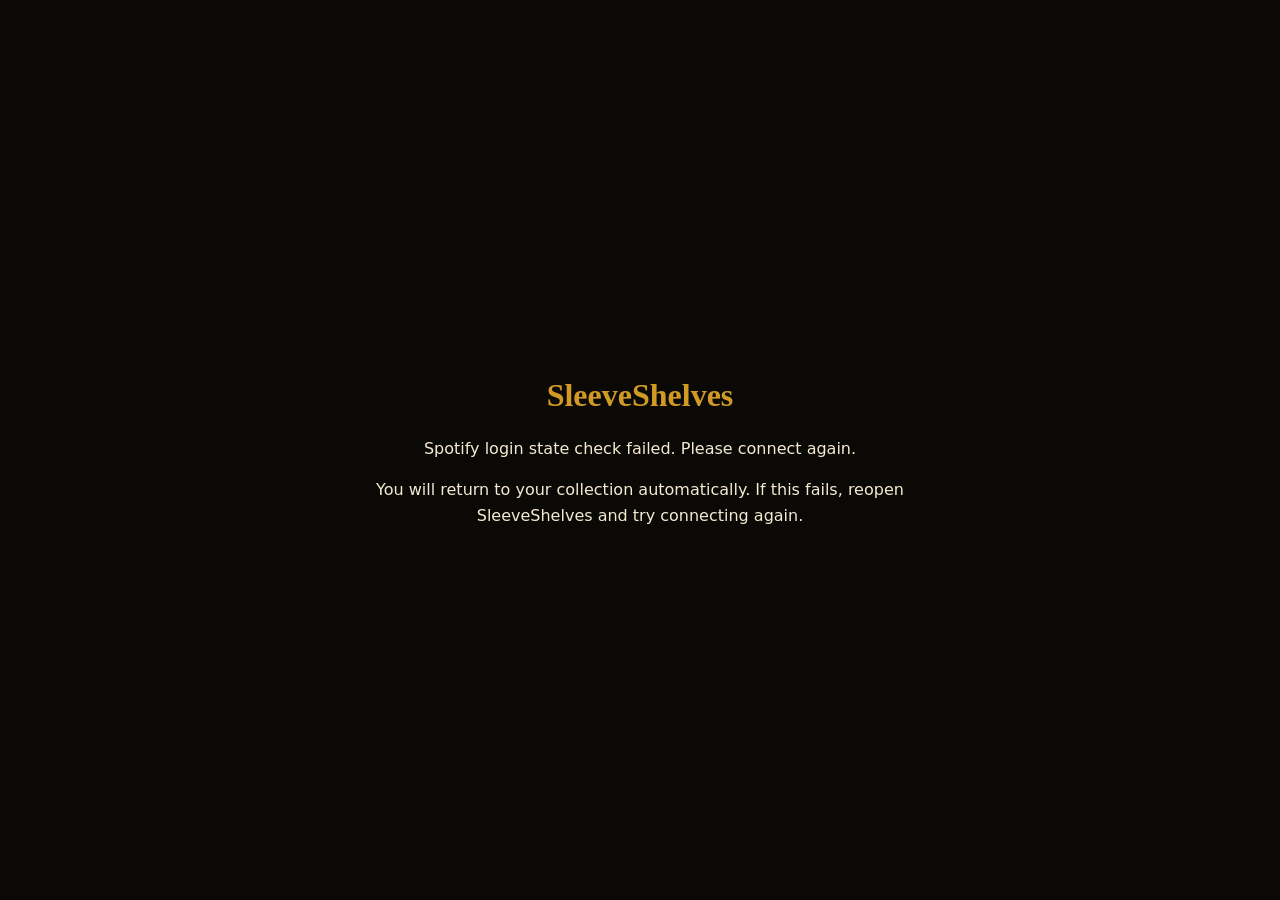
<file: spotify-callback.html>
<!DOCTYPE html>
<html lang="en"><head><meta charset="utf-8"><meta name="viewport" content="width=device-width, initial-scale=1"><title>Spotify connection · SleeveShelves</title><style>body{margin:0;min-height:100vh;background:#0b0906;color:#f4ead2;font-family:system-ui;display:grid;place-items:center;text-align:center}main{max-width:34rem;padding:2rem}h1{font-family:Georgia,serif;color:#d09a24}p{line-height:1.6}</style></head>
<body><main><h1>SleeveShelves</h1><p id="dw45CallbackStatus">Connecting Spotify securely…</p><p>You will return to your collection automatically. If this fails, reopen SleeveShelves and try connecting again.</p></main><script src="js/deadwax-spotify-v45.js?v=61.4.3"></script></body></html>
</file>
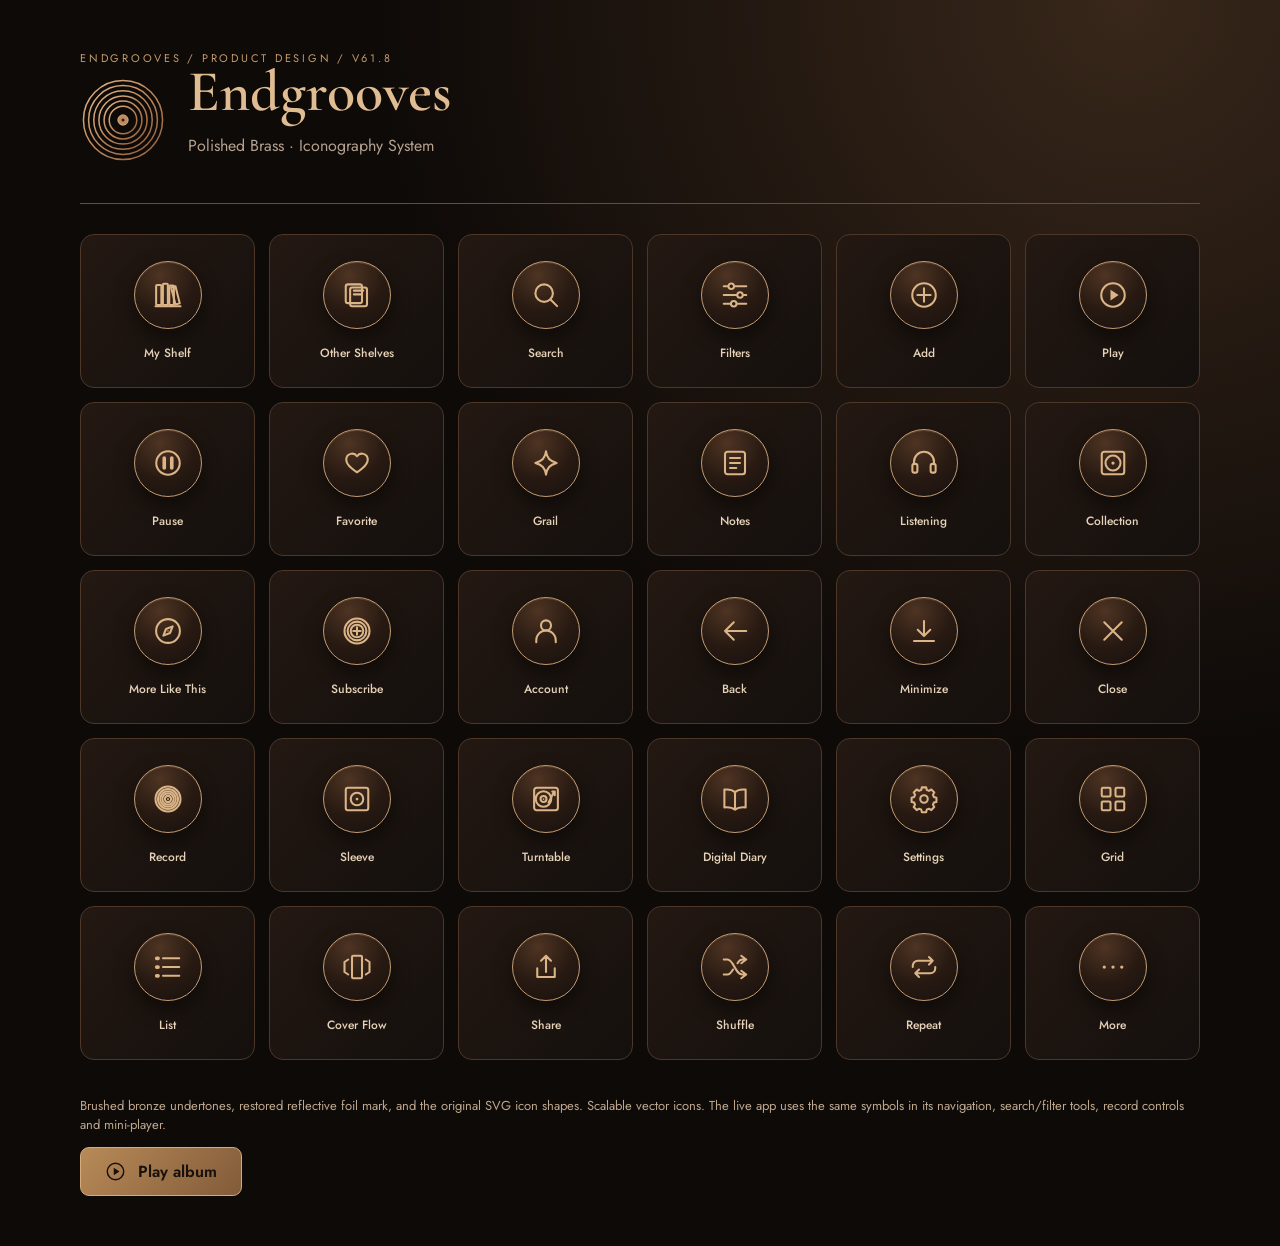
<file: design/iconography-preview.html>
<!doctype html><html lang="en"><head><meta charset="utf-8"><meta name="viewport" content="width=device-width, initial-scale=1"><title>Endgrooves · Brass Iconography Reference</title><link href="https://fonts.googleapis.com/css2?family=Cormorant+Garamond:wght@400;600&family=Jost:wght@400;500;600&display=swap" rel="stylesheet"><style>*{box-sizing:border-box}body{margin:0;background:radial-gradient(circle at 88% 0,#38271a,#0e0a08 45%);color:#e5d2b8;font-family:Jost,sans-serif}.wrap{max-width:1180px;margin:auto;padding:50px 30px}header{display:flex;align-items:center;gap:22px;border-bottom:1px solid #6b4c32;padding-bottom:30px;margin-bottom:30px}header img{width:86px}h1{font:600 58px/.9 'Cormorant Garamond',serif;color:#dfbc91;margin:0}.eyebrow{color:#c69b6d;letter-spacing:.25em;font-size:11px}p{color:#b5a18f}.grid{display:grid;grid-template-columns:repeat(auto-fit,minmax(150px,1fr));gap:14px}.tile{height:154px;border:1px solid #4d3729;border-radius:14px;background:linear-gradient(135deg,#241812,#14100d);display:flex;flex-direction:column;align-items:center;justify-content:center;gap:15px;font:500 12px Jost,sans-serif}.medallion{width:68px;height:68px;border-radius:50%;display:grid;place-items:center;border:1px solid #c19a70;background:radial-gradient(circle at 38% 20%,#4e3423 0,#281a12 52%,#17100e 100%);box-shadow:inset 0 1px #9f754e55,0 8px 20px #0007}.eg-icon{width:30px;height:30px;color:#dbb487;fill:none;stroke:currentColor;stroke-width:1.65}.note{margin-top:36px;font-size:13px;color:#bda88e}.pill{padding:12px 24px;background:linear-gradient(130deg,#b88a58,#825b39);color:#17100b;display:inline-flex;gap:12px;align-items:center;border:1px solid #d4ab7c;border-radius:9px;font-weight:600}.pill svg{color:inherit;width:21px;height:21px}@media(max-width:500px){h1{font-size:42px}header img{width:60px}}</style></head><body><svg xmlns="http://www.w3.org/2000/svg" id="egIconSprite" aria-hidden="true" focusable="false" style="position:absolute;width:0;height:0;overflow:hidden;pointer-events:none"><defs><symbol id="eg-vinyl" viewBox="0 0 24 24" fill="none" stroke="currentColor" stroke-width="1.65" stroke-linecap="round" stroke-linejoin="round"><circle cx="12" cy="12" r="10"/><circle cx="12" cy="12" r="8"/><circle cx="12" cy="12" r="6.2"/><circle cx="12" cy="12" r="4.5"/><circle cx="12" cy="12" r="2.5"/><circle cx="12" cy="12" r=".8" fill="currentColor" stroke="none"/></symbol>
<symbol id="eg-shelf" viewBox="0 0 24 24" fill="none" stroke="currentColor" stroke-width="1.65" stroke-linecap="round" stroke-linejoin="round"><rect x="2.5" y="4" width="4.2" height="16" rx=".8"/><rect x="7.9" y="3" width="4" height="17" rx=".8"/><rect x="13" y="4.5" width="3.7" height="15.5" rx=".7"/><path d="m18 5 3.4 13.7-3.4.9-3.5-13.6Z"/><path d="M2 21h20"/></symbol>
<symbol id="eg-other-shelves" viewBox="0 0 24 24" fill="none" stroke="currentColor" stroke-width="1.65" stroke-linecap="round" stroke-linejoin="round"><rect x="3" y="3.5" width="13" height="15" rx="1.8"/><rect x="6.5" y="6" width="13.5" height="15" rx="1.8"/><path d="M9.5 8.5h7.5"/><path d="M9.5 11.5h6"/></symbol>
<symbol id="eg-search" viewBox="0 0 24 24" fill="none" stroke="currentColor" stroke-width="1.65" stroke-linecap="round" stroke-linejoin="round"><circle cx="10.5" cy="10.5" r="7"/><path d="m15.8 15.8 5.1 5.1"/></symbol>
<symbol id="eg-filters" viewBox="0 0 24 24" fill="none" stroke="currentColor" stroke-width="1.65" stroke-linecap="round" stroke-linejoin="round"><path d="M3 5h18M3 12h18M3 19h18"/><circle cx="9" cy="5" r="2.2" fill="#241810"/><circle cx="16" cy="12" r="2.2" fill="#241810"/><circle cx="11" cy="19" r="2.2" fill="#241810"/></symbol>
<symbol id="eg-add" viewBox="0 0 24 24" fill="none" stroke="currentColor" stroke-width="1.65" stroke-linecap="round" stroke-linejoin="round"><circle cx="12" cy="12" r="9.4"/><path d="M12 6.7v10.6M6.7 12h10.6"/></symbol>
<symbol id="eg-plus" viewBox="0 0 24 24" fill="none" stroke="currentColor" stroke-width="1.65" stroke-linecap="round" stroke-linejoin="round"><path d="M12 4v16M4 12h16"/></symbol>
<symbol id="eg-play" viewBox="0 0 24 24" fill="none" stroke="currentColor" stroke-width="1.65" stroke-linecap="round" stroke-linejoin="round"><circle cx="12" cy="12" r="9.4"/><path d="m10 7.7 6.5 4.3-6.5 4.3z" fill="currentColor" stroke="none"/></symbol>
<symbol id="eg-pause" viewBox="0 0 24 24" fill="none" stroke="currentColor" stroke-width="1.65" stroke-linecap="round" stroke-linejoin="round"><circle cx="12" cy="12" r="9.4"/><path d="M9 8v8M15 8v8" stroke-width="2.9"/></symbol>
<symbol id="eg-favorite" viewBox="0 0 24 24" fill="none" stroke="currentColor" stroke-width="1.65" stroke-linecap="round" stroke-linejoin="round"><path d="M20.6 9.1c0 5.3-8.6 10.3-8.6 10.3S3.4 14.4 3.4 9.1a4.7 4.7 0 0 1 8.6-2.5 4.7 4.7 0 0 1 8.6 2.5z"/></symbol>
<symbol id="eg-grail" viewBox="0 0 24 24" fill="none" stroke="currentColor" stroke-width="1.65" stroke-linecap="round" stroke-linejoin="round"><path d="M12 2.7c.9 5.6 2.9 7.7 8.5 9.3-5.6 1.6-7.6 3.7-8.5 9.3-.9-5.6-2.9-7.7-8.5-9.3 5.6-1.6 7.6-3.7 8.5-9.3Z"/></symbol>
<symbol id="eg-notes" viewBox="0 0 24 24" fill="none" stroke="currentColor" stroke-width="1.65" stroke-linecap="round" stroke-linejoin="round"><rect x="4" y="3" width="16" height="18" rx="2"/><path d="M8 8h8M8 12h8M8 16h5"/></symbol>
<symbol id="eg-listening" viewBox="0 0 24 24" fill="none" stroke="currentColor" stroke-width="1.65" stroke-linecap="round" stroke-linejoin="round"><path d="M4 13v-2a8 8 0 0 1 16 0v2"/><rect x="2.7" y="12.7" width="4" height="7" rx="1.5"/><rect x="17.3" y="12.7" width="4" height="7" rx="1.5"/></symbol>
<symbol id="eg-collection" viewBox="0 0 24 24" fill="none" stroke="currentColor" stroke-width="1.65" stroke-linecap="round" stroke-linejoin="round"><rect x="3" y="3" width="18" height="18" rx="2"/><circle cx="12" cy="12" r="6"/><circle cx="12" cy="12" r="1.3" fill="currentColor" stroke="none"/></symbol>
<symbol id="eg-discover" viewBox="0 0 24 24" fill="none" stroke="currentColor" stroke-width="1.65" stroke-linecap="round" stroke-linejoin="round"><circle cx="12" cy="12" r="9.5"/><path d="m15.7 8.3-2.1 5.3-5.3 2.1 2.1-5.3z"/><circle cx="12" cy="12" r=".6" fill="currentColor" stroke="none"/></symbol>
<symbol id="eg-subscribe" viewBox="0 0 24 24" fill="none" stroke="currentColor" stroke-width="1.65" stroke-linecap="round" stroke-linejoin="round"><circle cx="12" cy="12" r="10"/><circle cx="12" cy="12" r="7.5"/><circle cx="12" cy="12" r="5"/><path d="M12 9v6M9 12h6"/></symbol>
<symbol id="eg-account" viewBox="0 0 24 24" fill="none" stroke="currentColor" stroke-width="1.65" stroke-linecap="round" stroke-linejoin="round"><circle cx="12" cy="7.5" r="4"/><path d="M4.2 21v-1.6a7.8 7.8 0 0 1 15.6 0V21"/></symbol>
<symbol id="eg-back" viewBox="0 0 24 24" fill="none" stroke="currentColor" stroke-width="1.65" stroke-linecap="round" stroke-linejoin="round"><path d="m11 5-7 7 7 7M4 12h17"/></symbol>
<symbol id="eg-minimize" viewBox="0 0 24 24" fill="none" stroke="currentColor" stroke-width="1.65" stroke-linecap="round" stroke-linejoin="round"><path d="M4 20h16M12 4v12m-5-5 5 5 5-5"/></symbol>
<symbol id="eg-close" viewBox="0 0 24 24" fill="none" stroke="currentColor" stroke-width="1.65" stroke-linecap="round" stroke-linejoin="round"><path d="M5 5 19 19M19 5 5 19"/></symbol>
<symbol id="eg-sleeve" viewBox="0 0 24 24" fill="none" stroke="currentColor" stroke-width="1.65" stroke-linecap="round" stroke-linejoin="round"><rect x="3" y="3" width="18" height="18" rx="1.8"/><circle cx="12" cy="12" r="5"/><circle cx="12" cy="12" r="1.1" fill="currentColor" stroke="none"/></symbol>
<symbol id="eg-turntable" viewBox="0 0 24 24" fill="none" stroke="currentColor" stroke-width="1.65" stroke-linecap="round" stroke-linejoin="round"><rect x="2.5" y="3" width="19" height="18" rx="2"/><circle cx="10" cy="12" r="6.2"/><circle cx="10" cy="12" r="2.4"/><circle cx="10" cy="12" r=".7" fill="currentColor" stroke="none"/><path d="M17 6h2v3m-1-2-4 8"/></symbol>
<symbol id="eg-diary" viewBox="0 0 24 24" fill="none" stroke="currentColor" stroke-width="1.65" stroke-linecap="round" stroke-linejoin="round"><path d="M12 20.5c-2.3-1.8-4.9-2.1-8.5-1.8V4.5c3.9-.4 6.5.2 8.5 2 2-1.8 4.6-2.4 8.5-2v14.2c-3.6-.3-6.2 0-8.5 1.8ZM12 6.5v14"/></symbol>
<symbol id="eg-settings" viewBox="0 0 24 24" fill="none" stroke="currentColor" stroke-width="1.65" stroke-linecap="round" stroke-linejoin="round"><path d="M10.3 2.7h3.4l.55 2.1a8 8 0 0 1 1.7.7l1.88-1.1 2.4 2.4-1.1 1.88c.3.54.54 1.1.7 1.7l2.1.55v3.4l-2.1.55a8 8 0 0 1-.7 1.7l1.1 1.88-2.4 2.4-1.88-1.1a8 8 0 0 1-1.7.7l-.55 2.1h-3.4l-.55-2.1a8 8 0 0 1-1.7-.7l-1.88 1.1-2.4-2.4 1.1-1.88a8 8 0 0 1-.7-1.7l-2.1-.55v-3.4l2.1-.55a8 8 0 0 1 .7-1.7l-1.1-1.88 2.4-2.4 1.88 1.1a8 8 0 0 1 1.7-.7z"/><circle cx="12" cy="12" r="3"/></symbol>
<symbol id="eg-grid" viewBox="0 0 24 24" fill="none" stroke="currentColor" stroke-width="1.65" stroke-linecap="round" stroke-linejoin="round"><rect x="3" y="3" width="7" height="7" rx="1"/><rect x="14" y="3" width="7" height="7" rx="1"/><rect x="3" y="14" width="7" height="7" rx="1"/><rect x="14" y="14" width="7" height="7" rx="1"/></symbol>
<symbol id="eg-list" viewBox="0 0 24 24" fill="none" stroke="currentColor" stroke-width="1.65" stroke-linecap="round" stroke-linejoin="round"><path d="M8 5h13M8 12h13M8 19h13"/><path d="M3 5h1M3 12h1M3 19h1" stroke-width="3"/></symbol>
<symbol id="eg-coverflow" viewBox="0 0 24 24" fill="none" stroke="currentColor" stroke-width="1.65" stroke-linecap="round" stroke-linejoin="round"><rect x="8" y="3" width="8" height="18" rx="1"/><path d="M5 6 2 8v8l3 2M19 6l3 2v8l-3 2"/></symbol>
<symbol id="eg-shuffle" viewBox="0 0 24 24" fill="none" stroke="currentColor" stroke-width="1.65" stroke-linecap="round" stroke-linejoin="round"><path d="M3 6h3c5 0 6 12 12 12h3m-4-3 4 3-4 3M3 18h3c2 0 3.2-2 4.4-4M14 9c1-1.8 2-3 4-3h3m-4-3 4 3-4 3"/></symbol>
<symbol id="eg-repeat" viewBox="0 0 24 24" fill="none" stroke="currentColor" stroke-width="1.65" stroke-linecap="round" stroke-linejoin="round"><path d="M19 7h-12a4 4 0 0 0-4 4v1m18 0v1a4 4 0 0 1-4 4H5m3-3-3 3 3 3m8-16 3 3-3 3"/></symbol>
<symbol id="eg-stop" viewBox="0 0 24 24" fill="none" stroke="currentColor" stroke-width="1.65" stroke-linecap="round" stroke-linejoin="round"><rect x="6" y="6" width="12" height="12" rx="2"/></symbol>
<symbol id="eg-more" viewBox="0 0 24 24" fill="none" stroke="currentColor" stroke-width="1.65" stroke-linecap="round" stroke-linejoin="round"><circle cx="5" cy="12" r="1.3" fill="currentColor" stroke="none"/><circle cx="12" cy="12" r="1.3" fill="currentColor" stroke="none"/><circle cx="19" cy="12" r="1.3" fill="currentColor" stroke="none"/></symbol>
<symbol id="eg-share" viewBox="0 0 24 24" fill="none" stroke="currentColor" stroke-width="1.65" stroke-linecap="round" stroke-linejoin="round"><path d="M12 16V3m-4 4 4-4 4 4M5 13v7h14v-7"/></symbol>
<symbol id="eg-arrow-up-right" viewBox="0 0 24 24" fill="none" stroke="currentColor" stroke-width="1.65" stroke-linecap="round" stroke-linejoin="round"><path d="M5 19 19 5M8 5h11v11"/></symbol>
<symbol id="eg-chevron-right" viewBox="0 0 24 24" fill="none" stroke="currentColor" stroke-width="1.65" stroke-linecap="round" stroke-linejoin="round"><path d="m9 5 7 7-7 7"/></symbol>
<symbol id="eg-heart-fill" viewBox="0 0 24 24" fill="none" stroke="currentColor" stroke-width="1.65" stroke-linecap="round" stroke-linejoin="round"><path d="M20.6 9.1c0 5.3-8.6 10.3-8.6 10.3S3.4 14.4 3.4 9.1a4.7 4.7 0 0 1 8.6-2.5 4.7 4.7 0 0 1 8.6 2.5z" fill="currentColor" stroke="none"/></symbol></defs></svg><div class="wrap"><div class="eyebrow">ENDGROOVES / PRODUCT DESIGN / V61.8</div><header><img src="../assets/endgrooves-mark.svg" alt=""><div><h1>Endgrooves</h1><p>Polished Brass · Iconography System</p></div></header><div class="grid"><div class="tile"><div class="medallion"><svg class="eg-icon" viewBox="0 0 24 24" aria-hidden="true"><use href="#eg-shelf"/></svg></div><div>My Shelf</div></div><div class="tile"><div class="medallion"><svg class="eg-icon" viewBox="0 0 24 24" aria-hidden="true"><use href="#eg-other-shelves"/></svg></div><div>Other Shelves</div></div><div class="tile"><div class="medallion"><svg class="eg-icon" viewBox="0 0 24 24" aria-hidden="true"><use href="#eg-search"/></svg></div><div>Search</div></div><div class="tile"><div class="medallion"><svg class="eg-icon" viewBox="0 0 24 24" aria-hidden="true"><use href="#eg-filters"/></svg></div><div>Filters</div></div><div class="tile"><div class="medallion"><svg class="eg-icon" viewBox="0 0 24 24" aria-hidden="true"><use href="#eg-add"/></svg></div><div>Add</div></div><div class="tile"><div class="medallion"><svg class="eg-icon" viewBox="0 0 24 24" aria-hidden="true"><use href="#eg-play"/></svg></div><div>Play</div></div><div class="tile"><div class="medallion"><svg class="eg-icon" viewBox="0 0 24 24" aria-hidden="true"><use href="#eg-pause"/></svg></div><div>Pause</div></div><div class="tile"><div class="medallion"><svg class="eg-icon" viewBox="0 0 24 24" aria-hidden="true"><use href="#eg-favorite"/></svg></div><div>Favorite</div></div><div class="tile"><div class="medallion"><svg class="eg-icon" viewBox="0 0 24 24" aria-hidden="true"><use href="#eg-grail"/></svg></div><div>Grail</div></div><div class="tile"><div class="medallion"><svg class="eg-icon" viewBox="0 0 24 24" aria-hidden="true"><use href="#eg-notes"/></svg></div><div>Notes</div></div><div class="tile"><div class="medallion"><svg class="eg-icon" viewBox="0 0 24 24" aria-hidden="true"><use href="#eg-listening"/></svg></div><div>Listening</div></div><div class="tile"><div class="medallion"><svg class="eg-icon" viewBox="0 0 24 24" aria-hidden="true"><use href="#eg-collection"/></svg></div><div>Collection</div></div><div class="tile"><div class="medallion"><svg class="eg-icon" viewBox="0 0 24 24" aria-hidden="true"><use href="#eg-discover"/></svg></div><div>More Like This</div></div><div class="tile"><div class="medallion"><svg class="eg-icon" viewBox="0 0 24 24" aria-hidden="true"><use href="#eg-subscribe"/></svg></div><div>Subscribe</div></div><div class="tile"><div class="medallion"><svg class="eg-icon" viewBox="0 0 24 24" aria-hidden="true"><use href="#eg-account"/></svg></div><div>Account</div></div><div class="tile"><div class="medallion"><svg class="eg-icon" viewBox="0 0 24 24" aria-hidden="true"><use href="#eg-back"/></svg></div><div>Back</div></div><div class="tile"><div class="medallion"><svg class="eg-icon" viewBox="0 0 24 24" aria-hidden="true"><use href="#eg-minimize"/></svg></div><div>Minimize</div></div><div class="tile"><div class="medallion"><svg class="eg-icon" viewBox="0 0 24 24" aria-hidden="true"><use href="#eg-close"/></svg></div><div>Close</div></div><div class="tile"><div class="medallion"><svg class="eg-icon" viewBox="0 0 24 24" aria-hidden="true"><use href="#eg-vinyl"/></svg></div><div>Record</div></div><div class="tile"><div class="medallion"><svg class="eg-icon" viewBox="0 0 24 24" aria-hidden="true"><use href="#eg-sleeve"/></svg></div><div>Sleeve</div></div><div class="tile"><div class="medallion"><svg class="eg-icon" viewBox="0 0 24 24" aria-hidden="true"><use href="#eg-turntable"/></svg></div><div>Turntable</div></div><div class="tile"><div class="medallion"><svg class="eg-icon" viewBox="0 0 24 24" aria-hidden="true"><use href="#eg-diary"/></svg></div><div>Digital Diary</div></div><div class="tile"><div class="medallion"><svg class="eg-icon" viewBox="0 0 24 24" aria-hidden="true"><use href="#eg-settings"/></svg></div><div>Settings</div></div><div class="tile"><div class="medallion"><svg class="eg-icon" viewBox="0 0 24 24" aria-hidden="true"><use href="#eg-grid"/></svg></div><div>Grid</div></div><div class="tile"><div class="medallion"><svg class="eg-icon" viewBox="0 0 24 24" aria-hidden="true"><use href="#eg-list"/></svg></div><div>List</div></div><div class="tile"><div class="medallion"><svg class="eg-icon" viewBox="0 0 24 24" aria-hidden="true"><use href="#eg-coverflow"/></svg></div><div>Cover Flow</div></div><div class="tile"><div class="medallion"><svg class="eg-icon" viewBox="0 0 24 24" aria-hidden="true"><use href="#eg-share"/></svg></div><div>Share</div></div><div class="tile"><div class="medallion"><svg class="eg-icon" viewBox="0 0 24 24" aria-hidden="true"><use href="#eg-shuffle"/></svg></div><div>Shuffle</div></div><div class="tile"><div class="medallion"><svg class="eg-icon" viewBox="0 0 24 24" aria-hidden="true"><use href="#eg-repeat"/></svg></div><div>Repeat</div></div><div class="tile"><div class="medallion"><svg class="eg-icon" viewBox="0 0 24 24" aria-hidden="true"><use href="#eg-more"/></svg></div><div>More</div></div></div><p class="note">Brushed bronze undertones, restored reflective foil mark, and the original SVG icon shapes. Scalable vector icons. The live app uses the same symbols in its navigation, search/filter tools, record controls and mini-player.</p><div class="pill"><svg class="eg-icon" viewBox="0 0 24 24"><use href="#eg-play"/></svg>Play album</div></div></body></html>
</file>
